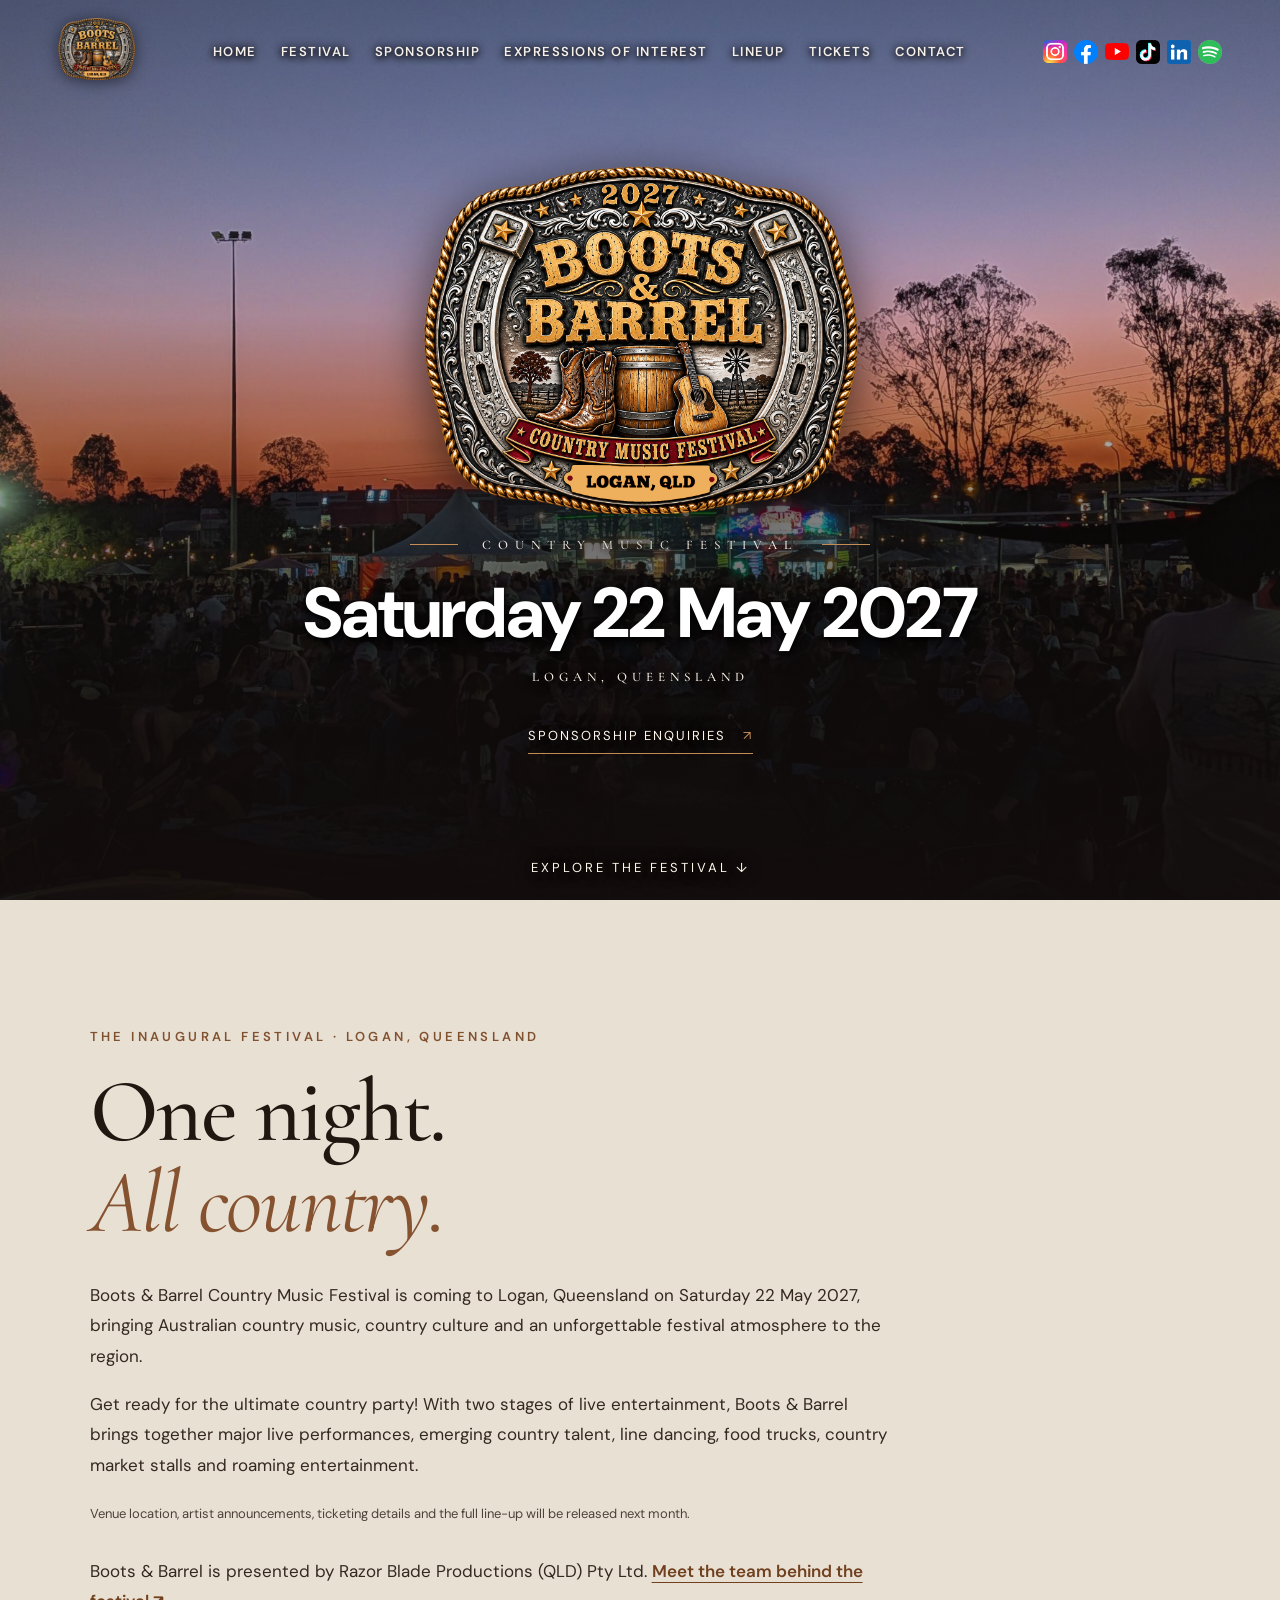
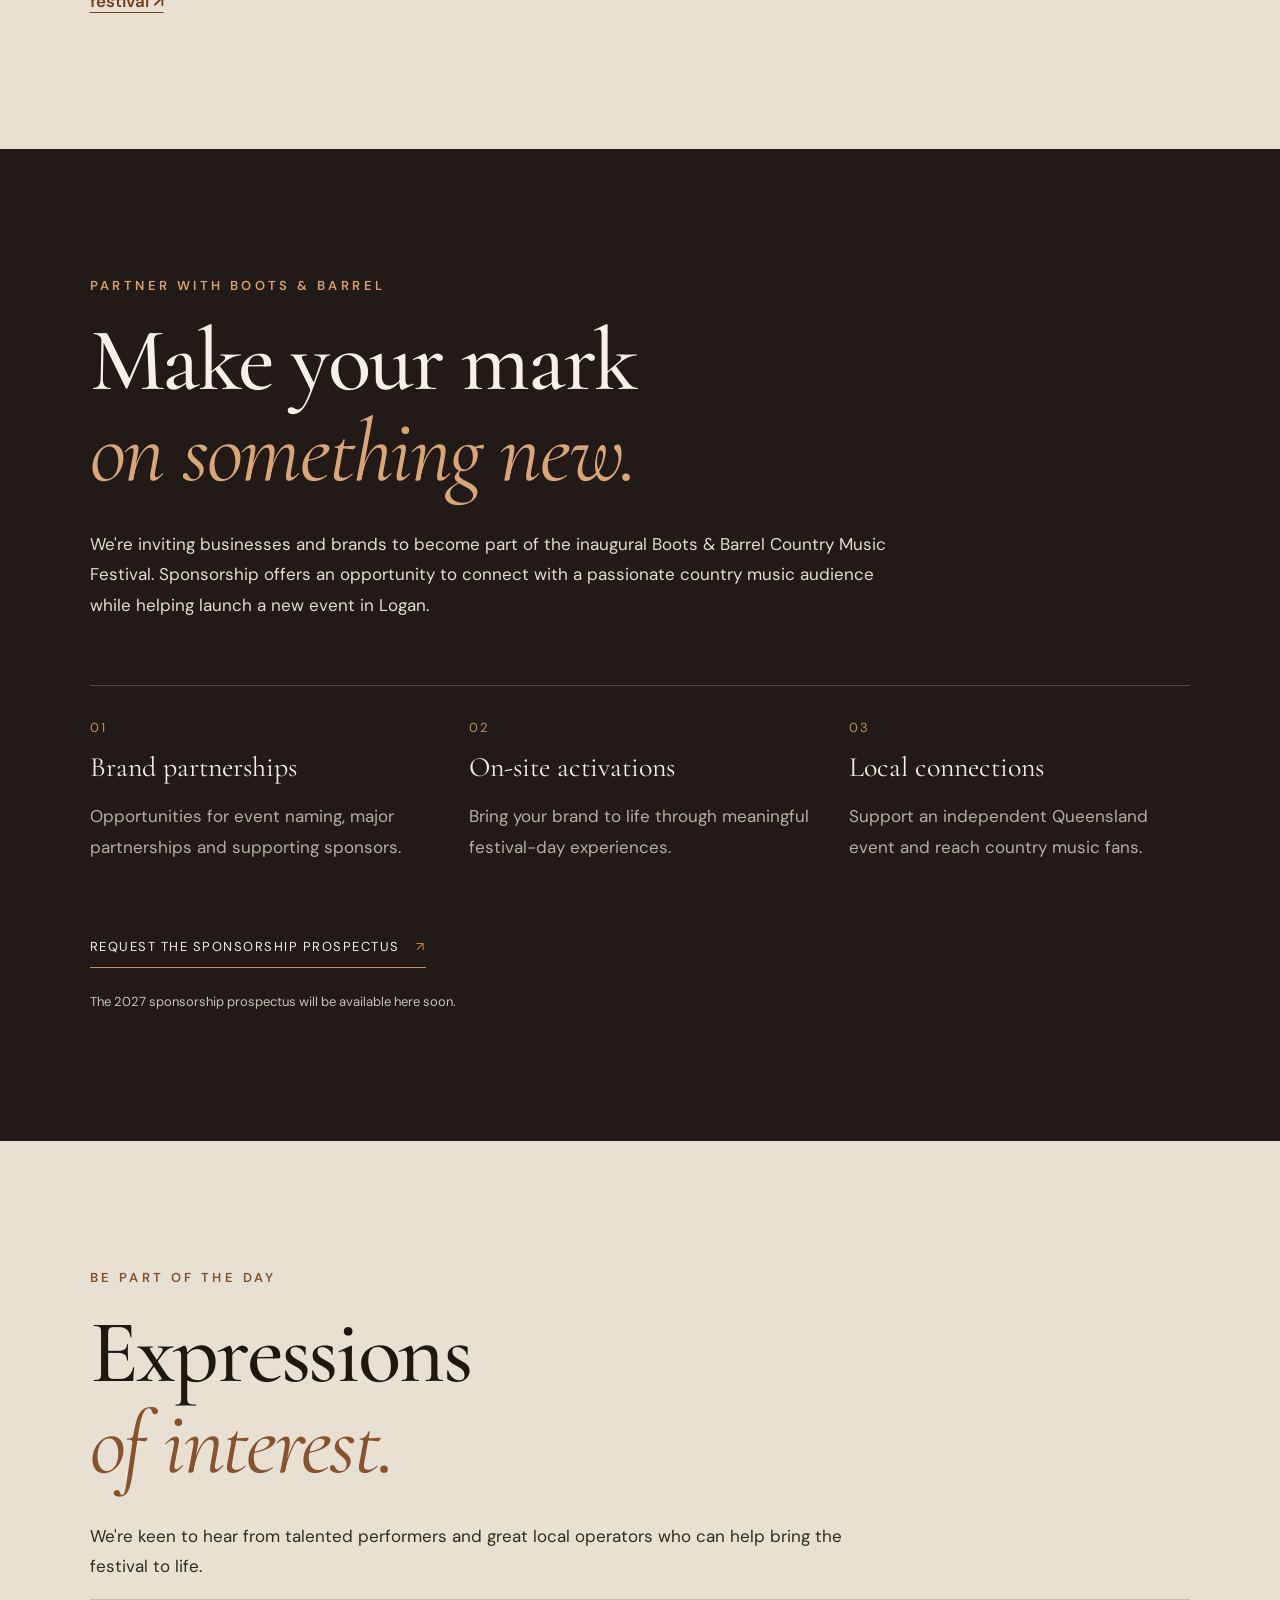
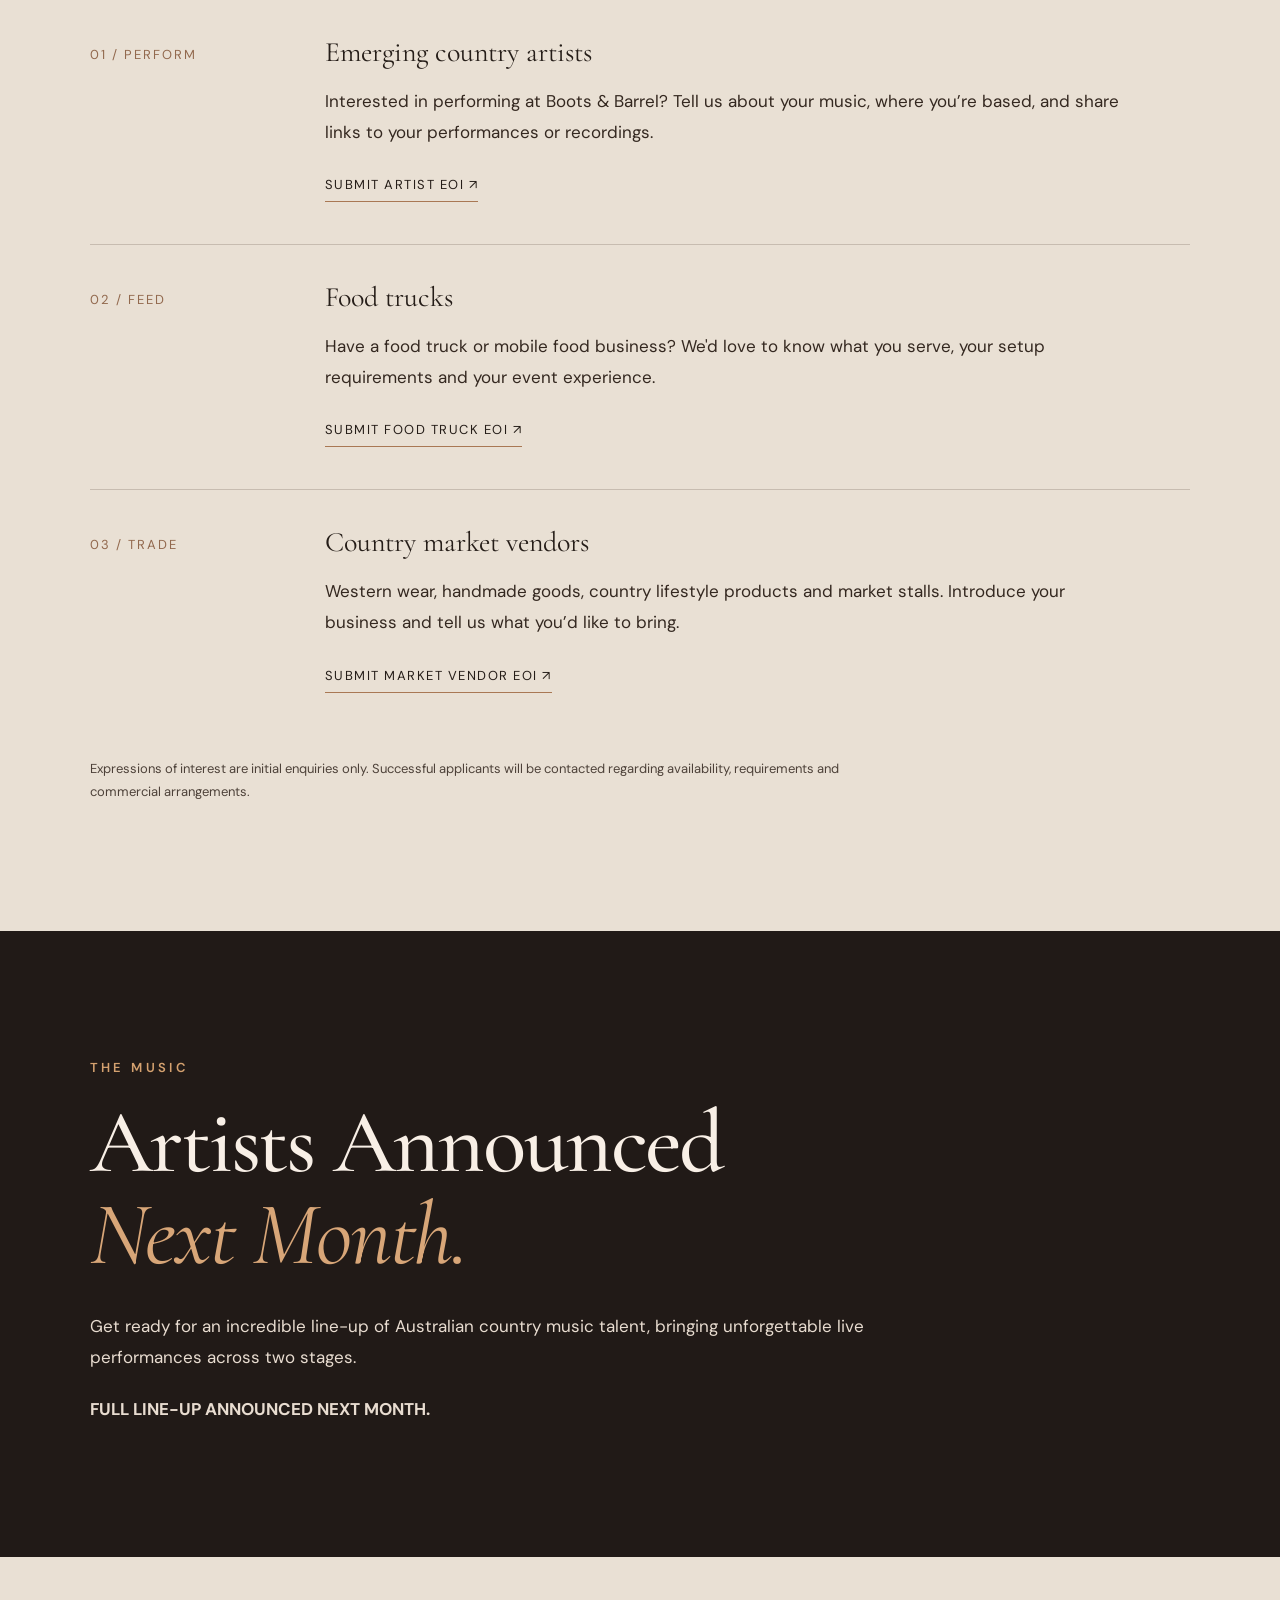
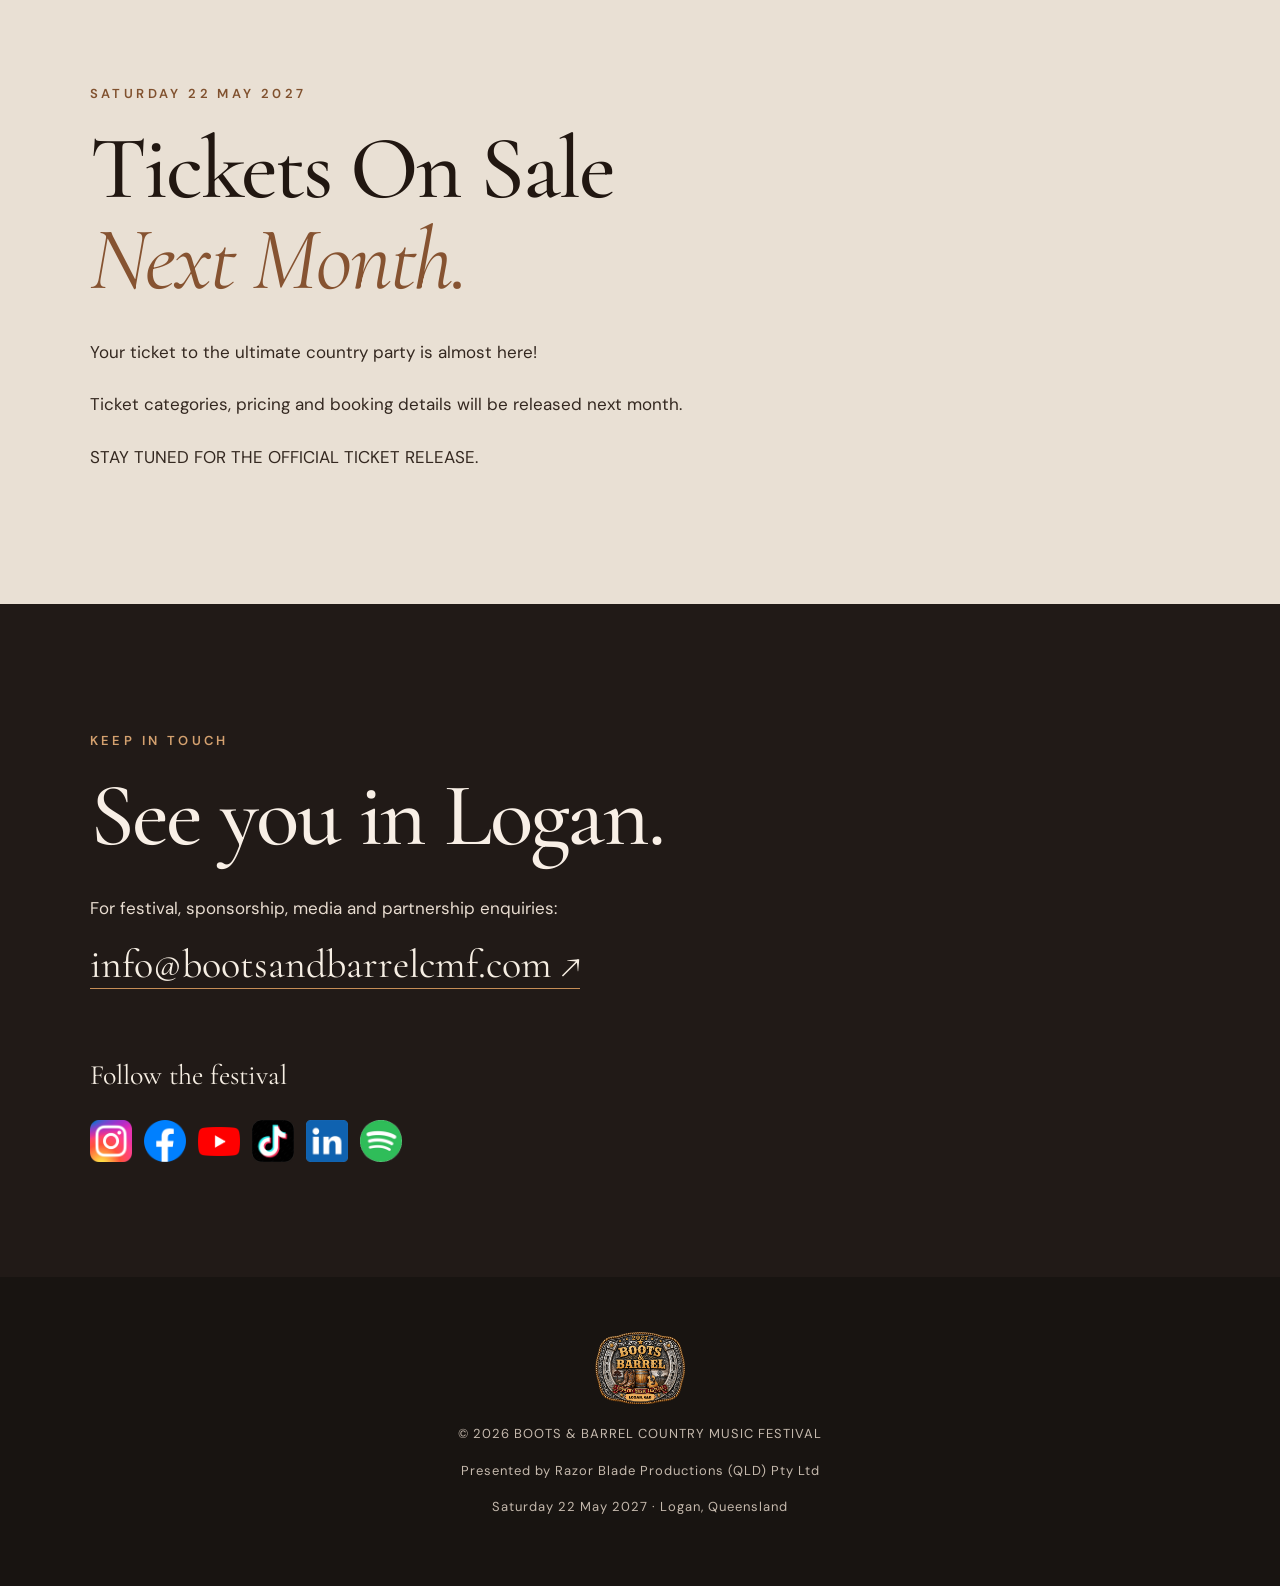
<file: index.html>
<!DOCTYPE html>

<html lang="en-AU"><head><meta charset="utf-8"/><meta content="width=device-width, initial-scale=1" name="viewport"/><meta content="#15110f" name="theme-color"/><meta content="Boots &amp; Barrel Country Music Festival — Saturday 22 May 2027, Logan, Queensland. Sponsorship and expressions of interest now welcome." name="description"/><title>Boots &amp; Barrel Country Music Festival | 22 May 2027</title><link href="assets/festival-buckle.png" rel="icon"/><link href="https://fonts.googleapis.com" rel="preconnect"/><link crossorigin="" href="https://fonts.gstatic.com" rel="preconnect"/><link href="https://fonts.googleapis.com/css2?family=Cormorant+Garamond:wght@400;500;600&amp;family=DM+Sans:wght@400;500;600&amp;family=Italianno&amp;display=swap" rel="stylesheet"/><link href="style.css" rel="stylesheet"/></head><body><header class="site-header"><a aria-label="Boots and Barrel home" class="brand" href="#home"><img alt="Boots &amp; Barrel official buckle" src="assets/festival-buckle.png"/></a><button aria-controls="nav" aria-expanded="false" aria-label="Open menu" class="menu-toggle" type="button">☰</button><nav aria-label="Main navigation" id="nav"><a href="#home">Home</a><a href="#festival">Festival</a><a href="#sponsorship">Sponsorship</a><a href="#eoi">Expressions of Interest</a><a href="#lineup">Lineup</a><a href="#tickets">Tickets</a><a href="#contact">Contact</a></nav><div aria-label="Festival social media" class="header-social"><a aria-label="Instagram" href="https://www.instagram.com/bootsandbarrelcmf/" rel="noopener noreferrer" target="_blank" title="Instagram"><img alt="" loading="lazy" src="assets/social-instagram.png"/><span class="sr-only">Instagram</span></a><a aria-label="Facebook" href="https://www.facebook.com/profile.php?id=61596065738925" rel="noopener noreferrer" target="_blank" title="Facebook"><img alt="" loading="lazy" src="assets/social-facebook.png"/><span class="sr-only">Facebook</span></a><a aria-label="YouTube" href="https://www.youtube.com/@bootsandbarrelcmf" rel="noopener noreferrer" target="_blank" title="YouTube"><img alt="" loading="lazy" src="assets/social-youtube.png"/><span class="sr-only">YouTube</span></a><a aria-label="TikTok" href="https://www.tiktok.com/@bootsandbarrelcmf" rel="noopener noreferrer" target="_blank" title="TikTok"><img alt="" loading="lazy" src="assets/social-tiktok.png"/><span class="sr-only">TikTok</span></a><a aria-label="LinkedIn · Razor Blade Productions (QLD)" href="https://www.linkedin.com/company/razor-blade-productions-qld/" rel="noopener noreferrer" target="_blank" title="LinkedIn · Razor Blade Productions (QLD)"><img alt="" loading="lazy" src="assets/social-linkedin.png"/><span class="sr-only">LinkedIn · Razor Blade Productions (QLD)</span></a><a aria-label="Spotify" href="https://open.spotify.com/user/31mk7hq2fstuo4yikmphltuzv3te" rel="noopener noreferrer" target="_blank" title="Spotify"><img alt="" loading="lazy" src="assets/social-spotify.png"/><span class="sr-only">Spotify</span></a></div></header><main><section class="hero" id="home"><div class="hero-inner"><img alt="2027 Boots &amp; Barrel Country Music Festival official buckle" class="hero-buckle" src="assets/festival-buckle.png"/><div class="hero-rule"><span>COUNTRY MUSIC FESTIVAL</span></div><h1>Saturday 22 May 2027</h1><p class="location">LOGAN, QUEENSLAND</p><a class="hero-link" href="#sponsorship">SPONSORSHIP ENQUIRIES <span>↗</span></a></div><a class="scroll-cue" href="#festival">EXPLORE THE FESTIVAL ↓</a></section><section class="section light intro" id="festival"><div class="section-content"><p class="eyebrow">THE INAUGURAL FESTIVAL · LOGAN, QUEENSLAND</p><h2>One night.<br/><em>All country.</em></h2><p class="lead">Boots &amp; Barrel Country Music Festival is coming to Logan, Queensland on Saturday 22 May 2027, bringing Australian country music, country culture and an unforgettable festival atmosphere to the region.</p><p>Get ready for the ultimate country party! With two stages of live entertainment, Boots &amp; Barrel brings together major live performances, emerging country talent, line dancing, food trucks, country market stalls and roaming entertainment.</p><p class="fine">Venue location, artist announcements, ticketing details and the full line-up will be released next month.</p><p class="about-team">Boots &amp; Barrel is presented by Razor Blade Productions (QLD) Pty Ltd. <a href="https://razorbladeproductions.com.au" rel="noopener noreferrer" target="_blank">Meet the team behind the festival ↗</a></p></div></section><section class="section dark sponsor" id="sponsorship"><div class="section-content"><p class="eyebrow">PARTNER WITH BOOTS &amp; BARREL</p><h2>Make your mark<br/><em>on something new.</em></h2><p class="lead">We're inviting businesses and brands to become part of the inaugural Boots &amp; Barrel Country Music Festival. Sponsorship offers an opportunity to connect with a passionate country music audience while helping launch a new event in Logan.</p><div class="sponsor-detail"><div><span class="detail-no">01</span><h3>Brand partnerships</h3><p>Opportunities for event naming, major partnerships and supporting sponsors.</p></div><div><span class="detail-no">02</span><h3>On-site activations</h3><p>Bring your brand to life through meaningful festival-day experiences.</p></div><div><span class="detail-no">03</span><h3>Local connections</h3><p>Support an independent Queensland event and reach country music fans.</p></div></div><div class="cta-line"><a class="text-cta" href="mailto:info@bootsandbarrelcmf.com?subject=Boots%20%26%20Barrel%202027%20-%20Sponsorship%20Prospectus%20Request">REQUEST THE SPONSORSHIP PROSPECTUS <span>↗</span></a><p class="fine">The 2027 sponsorship prospectus will be available here soon.</p></div></div></section><section class="section light opportunities" id="eoi"><div class="section-content"><p class="eyebrow">BE PART OF THE DAY</p><h2>Expressions<br/><em>of interest.</em></h2><p class="lead">We're keen to hear from talented performers and great local operators who can help bring the festival to life.</p><div class="opportunity"><span class="opportunity-num">01 / PERFORM</span><div><h3>Emerging country artists</h3><p>Interested in performing at Boots &amp; Barrel? Tell us about your music, where you’re based, and share links to your performances or recordings.</p><a href="mailto:info@razorbladeproductions.com.au?subject=EOI%20-%20Emerging%20Country%20Artist&amp;body=Artist%20or%20band%20name%3A%0ALocation%3A%0AContact%20details%3A%0AMusic%20or%20performance%20links%3A%0AShort%20bio%3A">SUBMIT ARTIST EOI ↗</a></div></div><div class="opportunity"><span class="opportunity-num">02 / FEED</span><div><h3>Food trucks</h3><p>Have a food truck or mobile food business? We'd love to know what you serve, your setup requirements and your event experience.</p><a href="mailto:info@bootsandbarrelcmf.com?subject=EOI%20-%20Food%20Truck%20-%20Boots%20%26%20Barrel%202027&amp;body=Business%20name%3A%0AContact%20details%3A%0ACuisine%20and%20menu%3A%0ASetup%20dimensions%20and%20power%20needs%3A%0ASocial%20or%20website%3A">SUBMIT FOOD TRUCK EOI ↗</a></div></div><div class="opportunity"><span class="opportunity-num">03 / TRADE</span><div><h3>Country market vendors</h3><p>Western wear, handmade goods, country lifestyle products and market stalls. Introduce your business and tell us what you’d like to bring.</p><a href="mailto:info@bootsandbarrelcmf.com?subject=EOI%20-%20Country%20Market%20Vendor%20-%20Boots%20%26%20Barrel%202027&amp;body=Business%20name%3A%0AContact%20details%3A%0AProducts%3A%0AStall%20size%20and%20power%20needs%3A%0ASocial%20or%20website%3A">SUBMIT MARKET VENDOR EOI ↗</a></div></div><p class="fine">Expressions of interest are initial enquiries only. Successful applicants will be contacted regarding availability, requirements and commercial arrangements.</p></div></section><section class="section dark compact" id="lineup"><div class="section-content"><p class="eyebrow">THE MUSIC</p><h2>Artists Announced<br/><em>Next Month.</em></h2><p class="lead">Get ready for an incredible line-up of Australian country music talent, bringing unforgettable live performances across two stages.</p><p class="lineup-announcement"><strong>FULL LINE-UP ANNOUNCED NEXT MONTH.</strong></p></div></section><section class="section light compact" id="tickets"><div class="section-content"><p class="eyebrow">SATURDAY 22 MAY 2027</p><h2>Tickets On Sale<br/><em>Next Month.</em></h2><p class="lead">Your ticket to the ultimate country party is almost here!</p><p class="ticket-detail">Ticket categories, pricing and booking details will be released next month.</p><p class="ticket-detail">STAY TUNED FOR THE OFFICIAL TICKET RELEASE.</p></div></section><section class="section dark contact" id="contact"><div class="section-content"><p class="eyebrow">KEEP IN TOUCH</p><h2>See you in Logan.</h2><p class="lead">For festival, sponsorship, media and partnership enquiries:</p><a class="contact-email" href="mailto:info@bootsandbarrelcmf.com">info@bootsandbarrelcmf.com ↗</a><h3>Follow the festival</h3><div aria-label="Festival social media" class="social-grid"><a aria-label="Instagram" href="https://www.instagram.com/bootsandbarrelcmf/" rel="noopener noreferrer" target="_blank" title="Instagram"><img alt="" loading="lazy" src="assets/social-instagram.png"/><span class="sr-only">Instagram</span></a><a aria-label="Facebook" href="https://www.facebook.com/profile.php?id=61596065738925" rel="noopener noreferrer" target="_blank" title="Facebook"><img alt="" loading="lazy" src="assets/social-facebook.png"/><span class="sr-only">Facebook</span></a><a aria-label="YouTube" href="https://www.youtube.com/@bootsandbarrelcmf" rel="noopener noreferrer" target="_blank" title="YouTube"><img alt="" loading="lazy" src="assets/social-youtube.png"/><span class="sr-only">YouTube</span></a><a aria-label="TikTok" href="https://www.tiktok.com/@bootsandbarrelcmf" rel="noopener noreferrer" target="_blank" title="TikTok"><img alt="" loading="lazy" src="assets/social-tiktok.png"/><span class="sr-only">TikTok</span></a><a aria-label="LinkedIn · Razor Blade Productions (QLD)" href="https://www.linkedin.com/company/razor-blade-productions-qld/" rel="noopener noreferrer" target="_blank" title="LinkedIn · Razor Blade Productions (QLD)"><img alt="" loading="lazy" src="assets/social-linkedin.png"/><span class="sr-only">LinkedIn · Razor Blade Productions (QLD)</span></a><a aria-label="Spotify" href="https://open.spotify.com/user/31mk7hq2fstuo4yikmphltuzv3te" rel="noopener noreferrer" target="_blank" title="Spotify"><img alt="" loading="lazy" src="assets/social-spotify.png"/><span class="sr-only">Spotify</span></a></div></div></section></main><footer><img alt="Boots &amp; Barrel buckle" src="assets/festival-buckle.png"/><p>© 2026 BOOTS &amp; BARREL COUNTRY MUSIC FESTIVAL</p><p>Presented by Razor Blade Productions (QLD) Pty Ltd</p><p>Saturday 22 May 2027 · Logan, Queensland</p></footer><script src="script.js"></script></body></html>
</file>
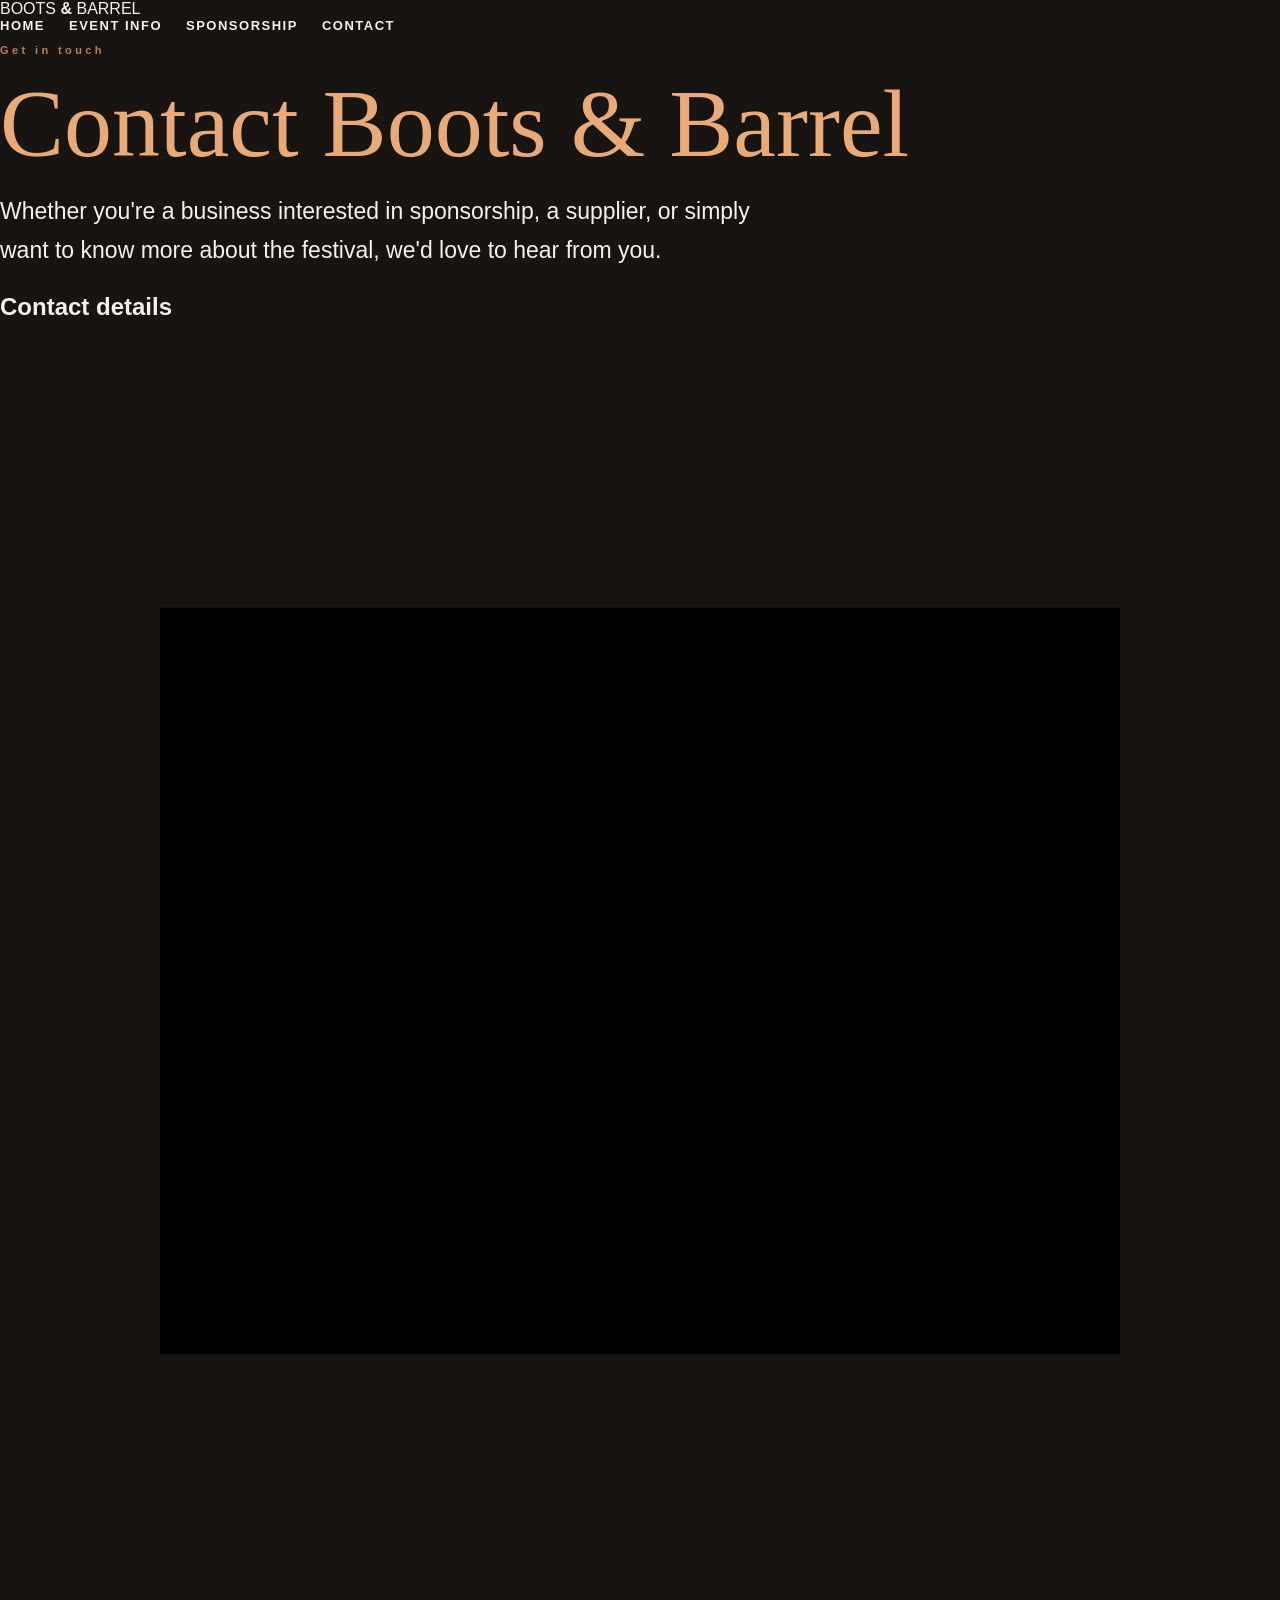
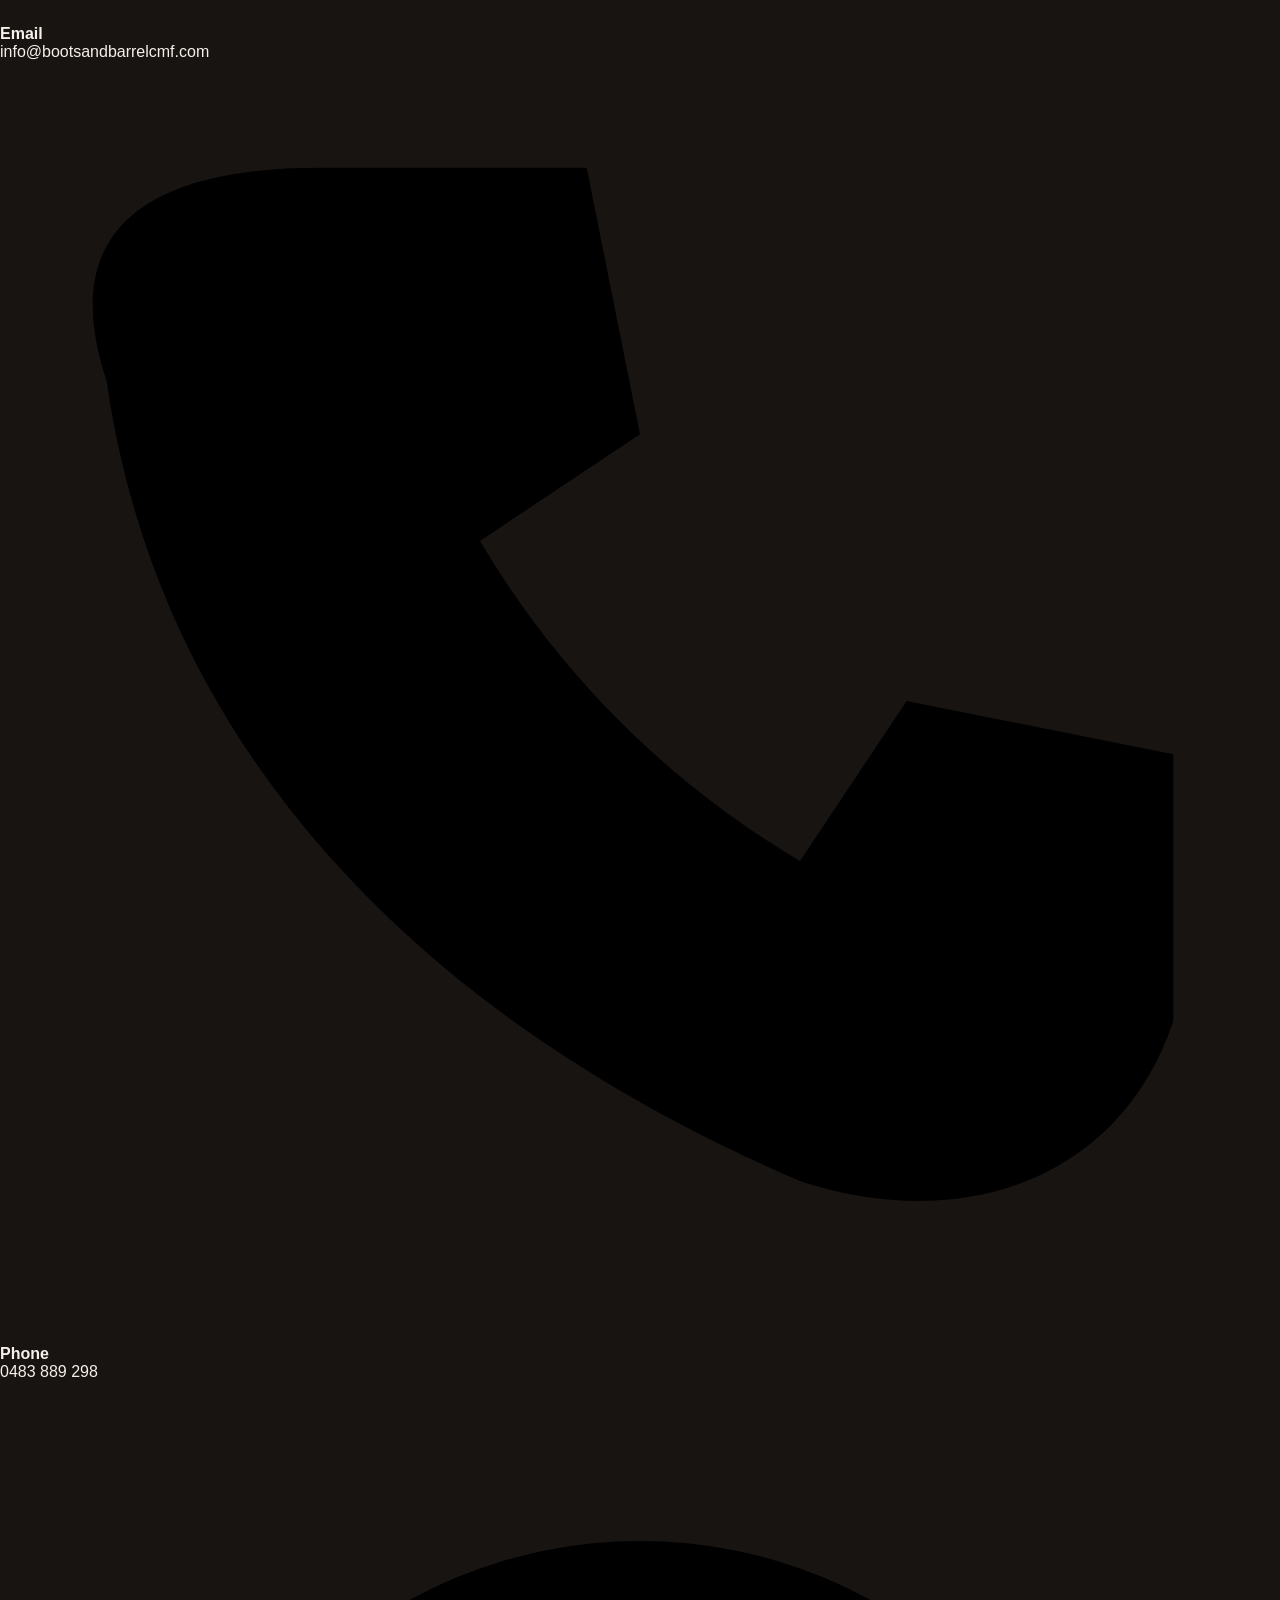
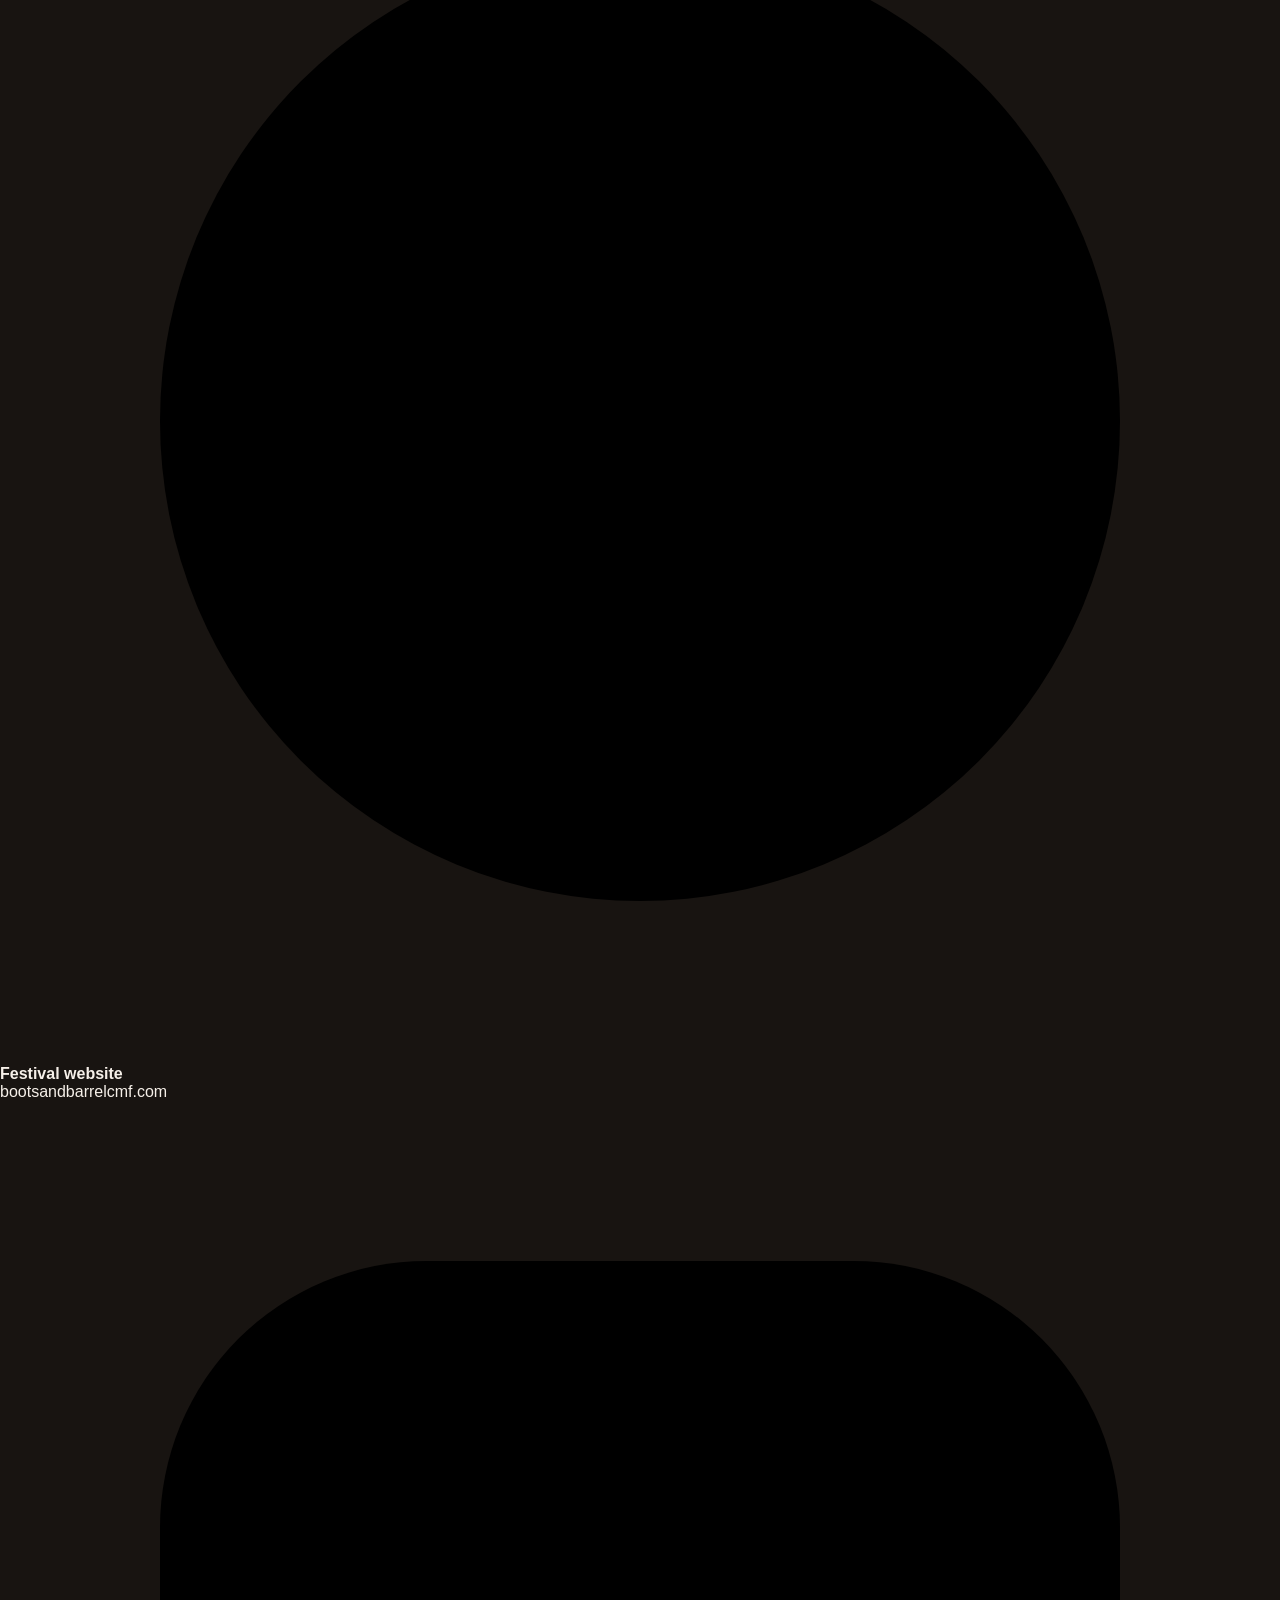
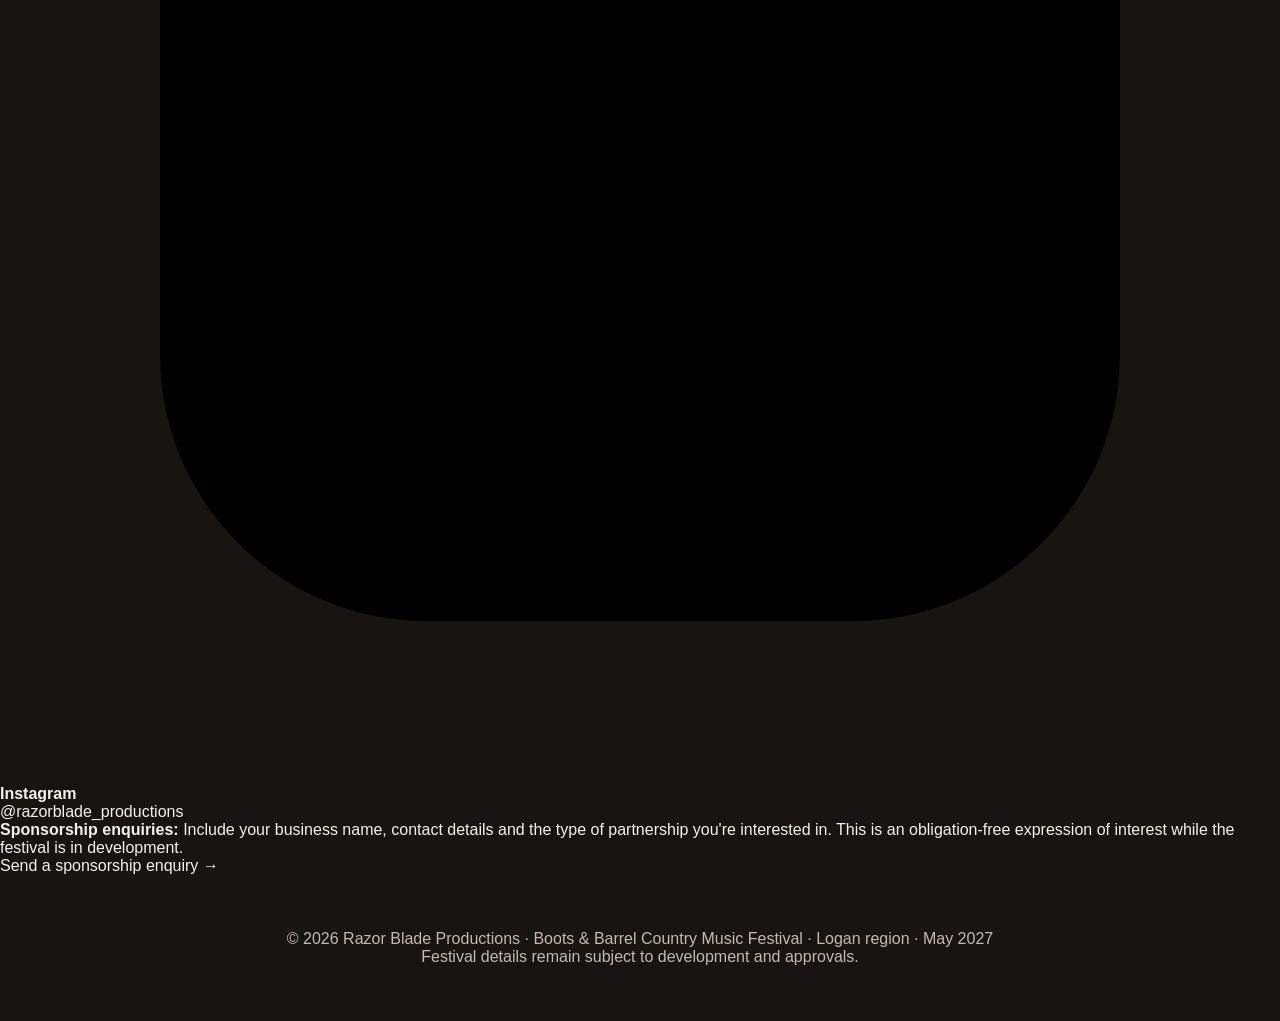
<file: contact.html>
<!doctype html><html lang="en"><head><meta charset="utf-8"><meta name="viewport" content="width=device-width,initial-scale=1"><title>Contact | Boots &amp; Barrel Country Music Festival</title><meta name="description" content="Boots and Barrel Country Music Festival, Logan region, May 2027. Festival information and interim sponsorship expression of interest."><link rel="icon" href="boots-logo.png"><link rel="stylesheet" href="style.css"></head><body><header><div class="nav"><a class="brand" href="index.html">BOOTS <b>&amp;</b> BARREL</a><nav aria-label="Main navigation"><a href="index.html" >Home</a><a href="festival.html" >Event Info</a><a href="sponsorship.html" >Sponsorship</a><a href="contact.html" aria-current=page>Contact</a></nav></div></header><main><section class="dark"><div class="container"><p class="eyebrow">Get in touch</p><h1>Contact Boots &amp; Barrel</h1><p class="lead max">Whether you're a business interested in sponsorship, a supplier, or simply want to know more about the festival, we'd love to hear from you.</p></div></section><section><div class="container"><h2>Contact details</h2><div class="contact-grid"><div class="contact-item"><svg viewBox="0 0 24 24" aria-hidden="true"><path d="M3 5h18v14H3z"/><path d="m3 6 9 7 9-7"/></svg><div><strong>Email</strong><br><a href="mailto:info@bootsandbarrelcmf.com">info@bootsandbarrelcmf.com</a></div></div><div class="contact-item"><svg viewBox="0 0 24 24" aria-hidden="true"><path d="M6 2h5l1 5-3 2a17 17 0 0 0 6 6l2-3 5 1v5c-1 3-4 4-7 3C8 18 3 13 2 6 1 3 3 2 6 2z"/></svg><div><strong>Phone</strong><br><a href="tel:+61483889298">0483 889 298</a></div></div><div class="contact-item"><svg viewBox="0 0 24 24" aria-hidden="true"><circle cx="12" cy="12" r="9"/><path d="M3 12h18M12 3c-5 6-5 12 0 18M12 3c5 6 5 12 0 18"/></svg><div><strong>Festival website</strong><br><a href="https://bootsandbarrelcmf.com">bootsandbarrelcmf.com</a></div></div><div class="contact-item"><svg viewBox="0 0 24 24" aria-hidden="true"><rect x="3" y="3" width="18" height="18" rx="5"/><circle cx="12" cy="12" r="4"/><circle cx="17.5" cy="6.5" r="1"/></svg><div><strong>Instagram</strong><br><a href="https://www.instagram.com/razorblade_productions/">@razorblade_productions</a></div></div></div><div class="callout"><strong>Sponsorship enquiries:</strong> Include your business name, contact details and the type of partnership you're interested in. This is an obligation-free expression of interest while the festival is in development.</div><a class="btn" href="mailto:info@bootsandbarrelcmf.com?subject=Sponsorship%20Expression%20of%20Interest">Send a sponsorship enquiry →</a></div></section></main><footer>© 2026 Razor Blade Productions · Boots &amp; Barrel Country Music Festival · Logan region · May 2027<br><span class="small">Festival details remain subject to development and approvals.</span></footer></body></html>
</file>
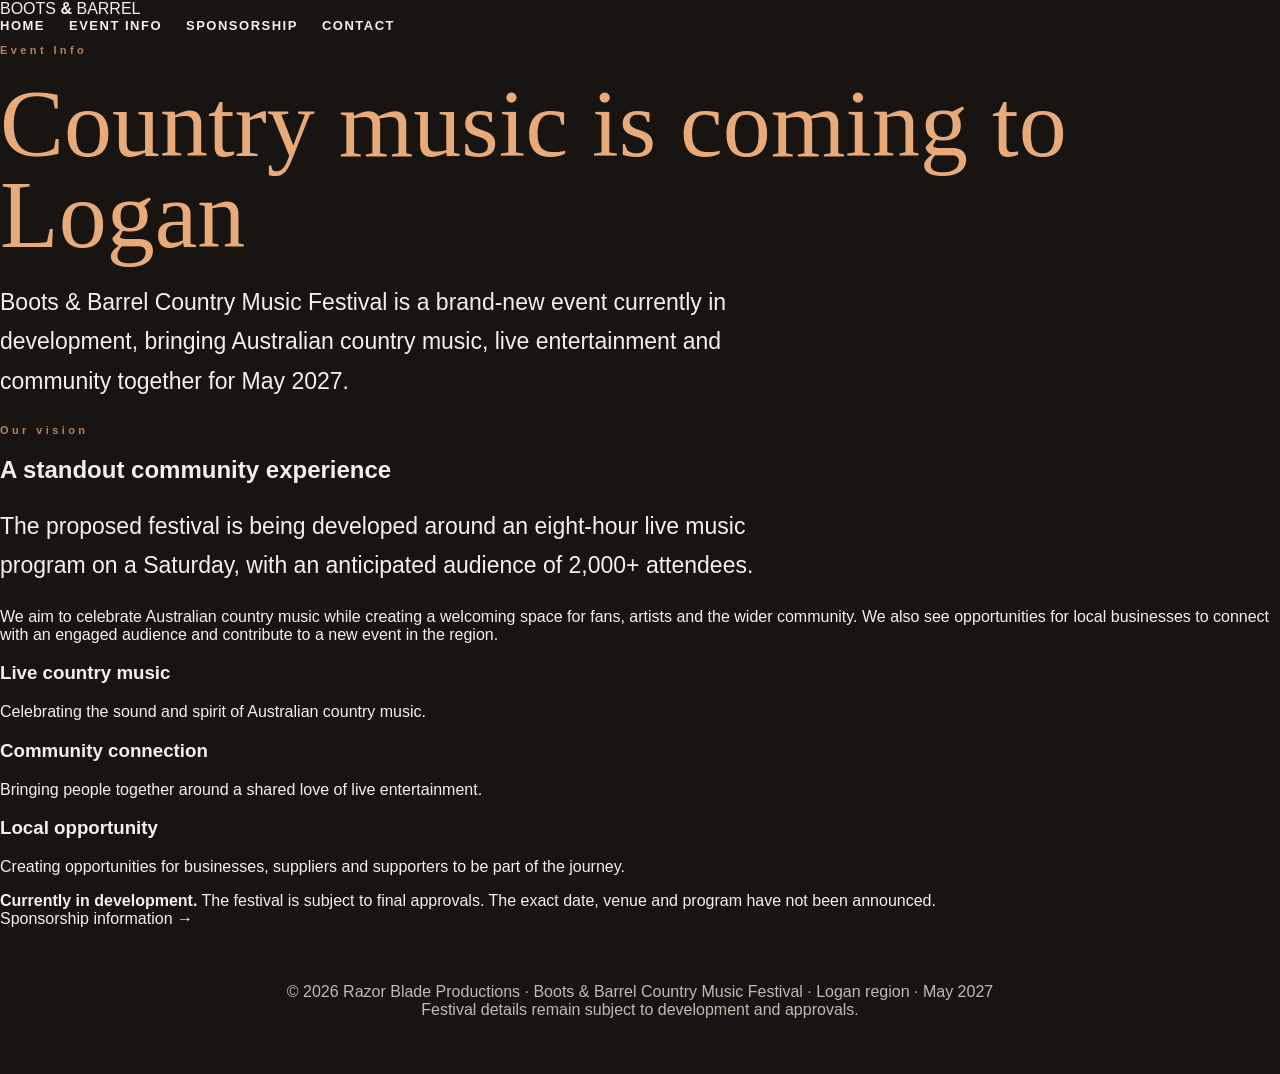
<file: festival.html>
<!doctype html><html lang="en"><head><meta charset="utf-8"><meta name="viewport" content="width=device-width,initial-scale=1"><title>Event Info | Boots &amp; Barrel Country Music Festival</title><meta name="description" content="Boots and Barrel Country Music Festival, Logan region, May 2027. Festival information and interim sponsorship expression of interest."><link rel="icon" href="boots-logo.png"><link rel="stylesheet" href="style.css"></head><body><header><div class="nav"><a class="brand" href="index.html">BOOTS <b>&amp;</b> BARREL</a><nav aria-label="Main navigation"><a href="index.html" >Home</a><a href="festival.html" aria-current=page>Event Info</a><a href="sponsorship.html" >Sponsorship</a><a href="contact.html" >Contact</a></nav></div></header><main><section class="dark"><div class="container"><p class="eyebrow">Event Info</p><h1>Country music is coming to Logan</h1><p class="lead max">Boots &amp; Barrel Country Music Festival is a brand-new event currently in development, bringing Australian country music, live entertainment and community together for May 2027.</p></div></section><section><div class="container"><p class="eyebrow">Our vision</p><h2>A standout community experience</h2><p class="lead max">The proposed festival is being developed around an eight-hour live music program on a Saturday, with an anticipated audience of 2,000+ attendees.</p><p class="max">We aim to celebrate Australian country music while creating a welcoming space for fans, artists and the wider community. We also see opportunities for local businesses to connect with an engaged audience and contribute to a new event in the region.</p><div class="grid"><div class="card"><h3>Live country music</h3><p>Celebrating the sound and spirit of Australian country music.</p></div><div class="card"><h3>Community connection</h3><p>Bringing people together around a shared love of live entertainment.</p></div><div class="card"><h3>Local opportunity</h3><p>Creating opportunities for businesses, suppliers and supporters to be part of the journey.</p></div></div><div class="callout"><strong>Currently in development.</strong> The festival is subject to final approvals. The exact date, venue and program have not been announced.</div><a class="btn" href="sponsorship.html">Sponsorship information →</a></div></section></main><footer>© 2026 Razor Blade Productions · Boots &amp; Barrel Country Music Festival · Logan region · May 2027<br><span class="small">Festival details remain subject to development and approvals.</span></footer></body></html>
</file>
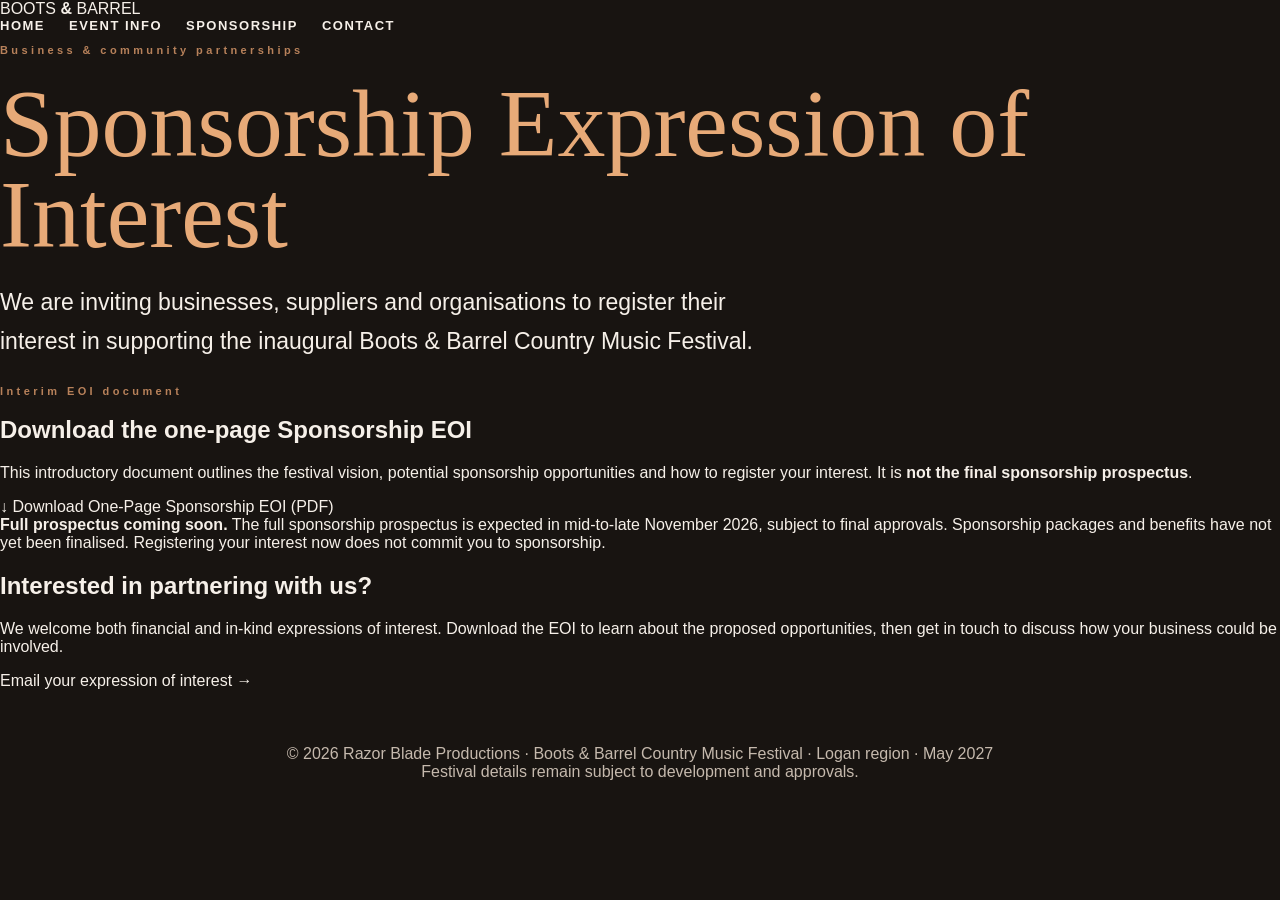
<file: sponsorship.html>
<!doctype html><html lang="en"><head><meta charset="utf-8"><meta name="viewport" content="width=device-width,initial-scale=1"><title>Sponsorship EOI | Boots &amp; Barrel Country Music Festival</title><meta name="description" content="Boots and Barrel Country Music Festival, Logan region, May 2027. Festival information and interim sponsorship expression of interest."><link rel="icon" href="boots-logo.png"><link rel="stylesheet" href="style.css"></head><body><header><div class="nav"><a class="brand" href="index.html">BOOTS <b>&amp;</b> BARREL</a><nav aria-label="Main navigation"><a href="index.html" >Home</a><a href="festival.html" >Event Info</a><a href="sponsorship.html" aria-current=page>Sponsorship</a><a href="contact.html" >Contact</a></nav></div></header><main><section class="dark"><div class="container"><p class="eyebrow">Business &amp; community partnerships</p><h1>Sponsorship Expression of Interest</h1><p class="lead max">We are inviting businesses, suppliers and organisations to register their interest in supporting the inaugural Boots &amp; Barrel Country Music Festival.</p></div></section><section><div class="container"><p class="eyebrow">Interim EOI document</p><h2>Download the one-page Sponsorship EOI</h2><p class="max">This introductory document outlines the festival vision, potential sponsorship opportunities and how to register your interest. It is <strong>not the final sponsorship prospectus</strong>.</p><div class="file"><a class="btn" href="Sponsorship-EOI-May-2027.pdf" download="Boots-and-Barrel-Sponsorship-EOI-2027.pdf">↓ Download One-Page Sponsorship EOI (PDF)</a></div><div class="callout"><strong>Full prospectus coming soon.</strong> The full sponsorship prospectus is expected in mid-to-late November 2026, subject to final approvals. Sponsorship packages and benefits have not yet been finalised. Registering your interest now does not commit you to sponsorship.</div><h2>Interested in partnering with us?</h2><p class="max">We welcome both financial and in-kind expressions of interest. Download the EOI to learn about the proposed opportunities, then get in touch to discuss how your business could be involved.</p><a class="btn" href="mailto:info@bootsandbarrelcmf.com?subject=Boots%20%26%20Barrel%20Sponsorship%20EOI">Email your expression of interest →</a></div></section></main><footer>© 2026 Razor Blade Productions · Boots &amp; Barrel Country Music Festival · Logan region · May 2027<br><span class="small">Festival details remain subject to development and approvals.</span></footer></body></html>
</file>
<file: style.css>
:root{--black:#171310;--cream:#f2ece3;--gold:#ce9565;--muted:#b6aaa0}*{box-sizing:border-box}html{scroll-behavior:smooth}body{margin:0;background:var(--black);color:#f6f0e9;font-family:'DM Sans',Arial,sans-serif}a{color:inherit;text-decoration:none}a:hover{color:var(--gold)}.site-header{position:absolute;z-index:20;top:0;left:0;right:0;display:flex;align-items:center;gap:24px;justify-content:space-between;padding:18px 4.5vw}.brand img{width:77px;height:62px;object-fit:contain;filter:drop-shadow(0 2px 8px #0008)}nav{display:flex;gap:24px;align-items:center}nav a,.header-social a{font-size:11px;letter-spacing:1.5px;text-transform:uppercase;font-weight:600}.header-social{display:flex;gap:15px}.menu-toggle{display:none}.hero{min-height:100svh;position:relative;display:flex;align-items:center;justify-content:center;text-align:center;padding:100px 20px 80px;background:linear-gradient(180deg,rgba(15,12,13,.18) 0%,rgba(15,12,13,.12) 40%,rgba(15,12,13,.68) 75%,rgba(15,12,13,.94) 100%),url('assets/jimboomba-sunset.png') center 54%/cover no-repeat}.hero-inner{width:min(900px,100%)}.hero-buckle{width:clamp(260px,34vw,470px);max-width:75vw;max-height:43vh;object-fit:contain;filter:drop-shadow(0 10px 25px #0009)}.hero-rule{display:flex;gap:24px;align-items:center;justify-content:center;margin:18px 0 0;font:500 13px 'Cormorant Garamond',serif;letter-spacing:7px}.hero-rule:before,.hero-rule:after{content:'';width:48px;height:1px;background:var(--gold)}h1{font:400 clamp(55px,7.5vw,105px)/.95 'Italianno',cursive;color:#e7aa78;margin:22px 0 14px}.location{font:500 clamp(10px,1.3vw,14px) 'Cormorant Garamond',serif;letter-spacing:5px}.location span{color:var(--gold)}.hero-tag{font:italic 23px 'Cormorant Garamond',serif;margin:25px 0 0}.hero-link{display:inline-block;margin-top:29px;border-bottom:1px solid var(--gold);padding-bottom:9px;font-size:11px;letter-spacing:2px}.hero-link span,.text-cta span{color:var(--gold);margin-left:12px}.scroll-cue{position:absolute;bottom:24px;left:50%;transform:translateX(-50%);font-size:10px;letter-spacing:3px;white-space:nowrap}.section{padding:115px 7vw}.section-content{max-width:1120px;margin:0 auto}.section.light{background:var(--cream);color:#241c18}.section.dark{background:#171310;color:#f5efe8}.section h2{font:400 clamp(57px,8vw,112px)/.92 'Cormorant Garamond',Georgia,serif;letter-spacing:-2px;margin:21px 0 31px}.section h2 em{font-weight:400;color:#a97854}.eyebrow{font-size:11px;letter-spacing:3.4px;font-weight:600;color:#b7815a}.lead{font-size:clamp(18px,2vw,23px);line-height:1.7;max-width:800px}.section p:not(.eyebrow){line-height:1.8;max-width:800px}.section .fine{font-size:12px;opacity:.7;margin-top:22px}.sponsor-detail{display:grid;grid-template-columns:repeat(3,1fr);gap:38px;margin:65px 0 55px;border-top:1px solid #5a4a3e;padding-top:30px}.detail-no{color:var(--gold);font-size:12px;letter-spacing:2px}.sponsor-detail h3{font:400 30px 'Cormorant Garamond',serif;margin:13px 0}.sponsor-detail p{font-size:14px;opacity:.76}.text-cta{display:inline-block;border-bottom:1px solid var(--gold);padding-bottom:12px;font-size:13px;letter-spacing:1.5px}.opportunity{display:grid;grid-template-columns:200px 1fr;gap:35px;border-top:1px solid #c7bcb0;padding:35px 0 42px}.opportunity-num{color:#92694e;font-size:11px;letter-spacing:2px;padding-top:11px}.opportunity h3{font:400 clamp(32px,4vw,53px) 'Cormorant Garamond',serif;margin:0 0 12px}.opportunity p{font-size:15px;max-width:650px}.opportunity a{display:inline-block;margin-top:12px;border-bottom:1px solid #a97854;padding-bottom:8px;font-size:12px;letter-spacing:1.5px}.compact{min-height:470px}.contact-email{font:400 clamp(20px,4vw,40px) 'Cormorant Garamond',serif;border-bottom:1px solid var(--gold)}.contact h3{margin-top:70px;font:400 27px 'Cormorant Garamond',serif}.social-grid{display:flex;flex-wrap:wrap;gap:18px 28px;max-width:850px}.social-grid a{font-size:12px;border-bottom:1px solid #73533d;padding-bottom:9px}footer{padding:55px 20px;text-align:center;color:#c5b9ad}footer img{width:90px}footer p{font-size:11px;letter-spacing:1px;line-height:1.8}@media(max-width:1100px){.site-header{gap:12px}nav{gap:14px}nav a{font-size:10px}.header-social{display:none}}@media(max-width:800px){.site-header{padding:12px 20px}.brand img{width:68px}.menu-toggle{display:block;margin-left:auto;border:0;background:#171310b8;color:white;padding:8px 12px;font-size:24px;cursor:pointer}nav{display:none;position:absolute;top:80px;left:0;right:0;background:#171310f5;flex-direction:column;gap:0;padding:15px 20px 25px}nav.open{display:flex}nav a{padding:13px;font-size:12px}.hero{padding-top:105px}.hero-buckle{width:min(72vw,360px)}.hero-rule{font-size:10px;letter-spacing:3px;gap:10px}.hero-rule:before,.hero-rule:after{width:18px}.location{letter-spacing:2px}.section{padding:80px 24px}.sponsor-detail{grid-template-columns:1fr;gap:18px}.opportunity{grid-template-columns:1fr;gap:8px}.opportunity-num{padding:0}.scroll-cue{font-size:9px}}@media(prefers-reduced-motion:reduce){html{scroll-behavior:auto}}

/* Contrast and official-colour social icon refinements */
.hero-rule,.location,.hero-tag,.hero-link,.scroll-cue{color:#fffaf4;text-shadow:0 2px 5px rgba(0,0,0,.95),0 0 14px rgba(0,0,0,.8)}
.hero h1{color:#ffe0ad;-webkit-text-stroke:.7px #3a1b0e;text-shadow:0 3px 2px #1b0c08,0 6px 18px #100907}
.site-header nav a{text-shadow:0 2px 6px #000,0 0 10px #000}
.section.light .eyebrow{color:#744325}.section.light h2 em{color:#83502f}.section.dark h2 em{color:#e2aa7b}
.header-social{gap:13px;flex-shrink:0}.header-social a,.social-grid a{display:inline-flex;align-items:center;justify-content:center;border:0;padding:5px;transition:transform .2s ease,filter .2s ease}.header-social a:hover,.social-grid a:hover{transform:translateY(-3px);filter:brightness(1.15)}.header-social img{display:block;width:23px;height:23px;object-fit:contain;filter:drop-shadow(0 2px 5px #0008)}.social-grid img{display:block;width:34px;height:34px;object-fit:contain}.social-grid{gap:18px}.about-team{margin-top:30px}.about-team a{color:#70401f;font-weight:600;text-decoration:underline;text-underline-offset:5px}.about-team a:hover{color:#ad7043}.sr-only{position:absolute;width:1px;height:1px;overflow:hidden;clip:rect(0,0,0,0);white-space:nowrap}
@media(max-width:1240px){.site-header{gap:12px;padding:14px 2vw}nav{gap:12px}nav a{font-size:10px;letter-spacing:.7px}.header-social{gap:6px}.header-social img{width:21px;height:21px}}
@media(max-width:1100px){.header-social{display:flex}}
@media(max-width:900px){.site-header{flex-wrap:wrap}.header-social{order:2;margin-left:auto}.menu-toggle{order:3;margin-left:0}.site-header nav{order:4;top:75px}.header-social img{width:20px;height:20px}}
@media(max-width:520px){.site-header{gap:6px;padding:9px 12px}.brand img{width:55px;height:50px}.header-social{gap:1px}.header-social a{padding:3px}.header-social img{width:17px;height:17px}.menu-toggle{font-size:19px;padding:5px 7px}.hero h1{-webkit-text-stroke:.45px #3a1b0e}.social-grid img{width:32px;height:32px}}

/* Refined palette: sunset charcoal, parchment and buckle copper */
:root{--black:#181411;--cream:#e9e0d4;--gold:#c68d56;--muted:#c7b8a8}
.section.light{background:#e9e0d4;color:#251d18}.section.dark{background:#211a17;color:#f6eee3}
.section.light .eyebrow{color:#80512e}.section.dark .eyebrow{color:#d4a16f}
.section.light h2 em{color:#865331}.section.dark h2 em{color:#d8a678}
.section.light p{color:#342820}.section.dark p{color:#e8dcd0}.section .fine{opacity:.86}
.hero{background-image:linear-gradient(180deg,rgba(18,13,12,.30) 0%,rgba(18,13,12,.14) 35%,rgba(18,13,12,.75) 75%,rgba(18,13,12,.95) 100%),url('assets/jimboomba-sunset.png')}
.hero h1{color:#fff0d6;-webkit-text-stroke:.65px #281710;text-shadow:0 2px 4px #180e0a,0 5px 20px #180e0a}
.hero-rule,.location,.hero-tag,.hero-link,.scroll-cue{color:#fff7eb;text-shadow:0 2px 6px #140e0b,0 0 18px #140e0b}
.header-social a,.social-grid a{background:#fff;border-radius:8px;overflow:hidden;padding:3px;box-shadow:0 2px 8px #0005;flex:0 0 auto}
.header-social img{width:24px;height:24px;object-fit:contain;filter:none}.social-grid img{width:42px;height:42px;object-fit:contain}
.header-social{gap:7px}.social-grid{gap:12px}
@media(max-width:1240px){.header-social img{width:21px;height:21px}}
@media(max-width:520px){.header-social{gap:2px}.header-social a{padding:2px;border-radius:5px}.header-social img{width:18px;height:18px}.social-grid img{width:38px;height:38px}}

/* Final refinements: no white frames around any social logos */
.header-social a,.social-grid a{background:transparent!important;border:0!important;border-radius:0!important;box-shadow:none!important;padding:0!important;overflow:visible!important}
.header-social img,.social-grid img{filter:none!important;display:block;object-fit:contain}
.social-grid a{padding-bottom:0!important}
/* High-contrast event date, including mobile and unavailable web fonts */
.hero h1{font-family:'DM Sans',Arial,Helvetica,sans-serif!important;font-size:clamp(31px,5.4vw,76px)!important;font-weight:800!important;line-height:1.12!important;letter-spacing:-.035em!important;color:#fff!important;-webkit-text-stroke:0!important;text-shadow:0 3px 4px #000,0 5px 14px #000,0 0 32px #000!important;margin:23px 0 17px!important}
@media(max-width:520px){.hero h1{font-size:clamp(29px,8vw,44px)!important;letter-spacing:-.04em!important}}

/* Final approved treatment: transparent icon backgrounds and bold white cursive date. */
.hero h1{font-family:'Pacifico','Brush Script MT',cursive!important;font-size:clamp(35px,5.3vw,77px)!important;font-weight:700!important;letter-spacing:0!important;line-height:1.45!important;color:#fff!important;-webkit-text-stroke:.35px #fff!important;text-shadow:0 3px 5px #090706,0 6px 16px #090706,0 0 30px #090706!important;margin:10px 0 8px!important}
@media(max-width:520px){.hero h1{font-size:clamp(30px,7.3vw,43px)!important}}

/* Restore the original elegant, thin sunset cursive — white only. */
.hero h1 {font-family:'Italianno',cursive!important;font-weight:400!important;font-size:clamp(55px,7.5vw,105px)!important;line-height:.95!important;letter-spacing:normal!important;color:#fff!important;-webkit-text-stroke:0!important;text-shadow:0 2px 5px rgba(0,0,0,.9),0 5px 18px rgba(0,0,0,.8)!important;margin:22px 0 14px!important;}
@media(max-width:520px){.hero h1{font-size:clamp(55px,7.5vw,105px)!important;}}

/* Final approved typography: four consistent levels, with the original date artwork treatment preserved. */
:root{--type-display:48px;--type-heading:28px;--type-body:17px;--type-note:13px}
.section h2{font-size:var(--type-display);line-height:1.06}
.section h3,.sponsor-detail h3,.opportunity h3,.contact h3{font-size:var(--type-heading)}
.section p:not(.eyebrow):not(.fine),.section .lead,.sponsor-detail p,.opportunity p{font-size:var(--type-body)}
.section .eyebrow,.section .fine,.detail-no,.opportunity-num,.hero-rule,.location,.hero-link,.scroll-cue,nav a,.text-cta,.opportunity a,footer p{font-size:var(--type-note)}
.section .fine{font-size:var(--type-note)!important}
.lineup-announcement,.ticket-detail{margin-top:22px}
@media(max-width:800px){:root{--type-display:34px;--type-heading:24px;--type-body:16px;--type-note:13px}}
/* Preserve the elegant original sunset cursive date, in white. */
.hero h1{font-family:'Italianno',cursive!important;font-size:clamp(55px,7.5vw,105px)!important;font-weight:400!important;line-height:.95!important;letter-spacing:normal!important;color:#fff!important;-webkit-text-stroke:0!important;text-shadow:0 2px 5px rgba(0,0,0,.9),0 5px 18px rgba(0,0,0,.8)!important}

/* Restore prominent, visible section headings without changing the approved copy. */
:root{--type-display:clamp(58px,7vw,94px);--type-heading:28px;--type-body:17px;--type-note:13px}
.section h2{display:block!important;visibility:visible!important;opacity:1!important;font-family:'Cormorant Garamond',Georgia,serif!important;font-size:var(--type-display)!important;font-weight:500!important;line-height:1.02!important;letter-spacing:-.025em!important;margin:21px 0 31px!important}
.section.light h2{color:#211711!important}.section.dark h2{color:#f8efe6!important}
.section.light h2 em{color:#865331!important}.section.dark h2 em{color:#d8a678!important}
.section h3{font-size:var(--type-heading)!important;visibility:visible!important;opacity:1!important}
@media(max-width:800px){:root{--type-display:clamp(42px,10vw,65px);--type-heading:24px;--type-body:16px;--type-note:13px}}

/* Approved update: date matches the surrounding sans-serif typography, bold and non-italic. */
.hero h1 {font-family:'DM Sans',Arial,Helvetica,sans-serif!important;font-style:normal!important;font-weight:800!important;font-size:clamp(34px,5.5vw,76px)!important;line-height:1.15!important;letter-spacing:-.025em!important;color:#fff!important;-webkit-text-stroke:0!important;text-shadow:0 3px 5px rgba(0,0,0,.9),0 5px 18px rgba(0,0,0,.8)!important;margin:20px 0 15px!important;}
@media(max-width:520px){.hero h1{font-size:clamp(30px,7.5vw,44px)!important;}}
</file>
